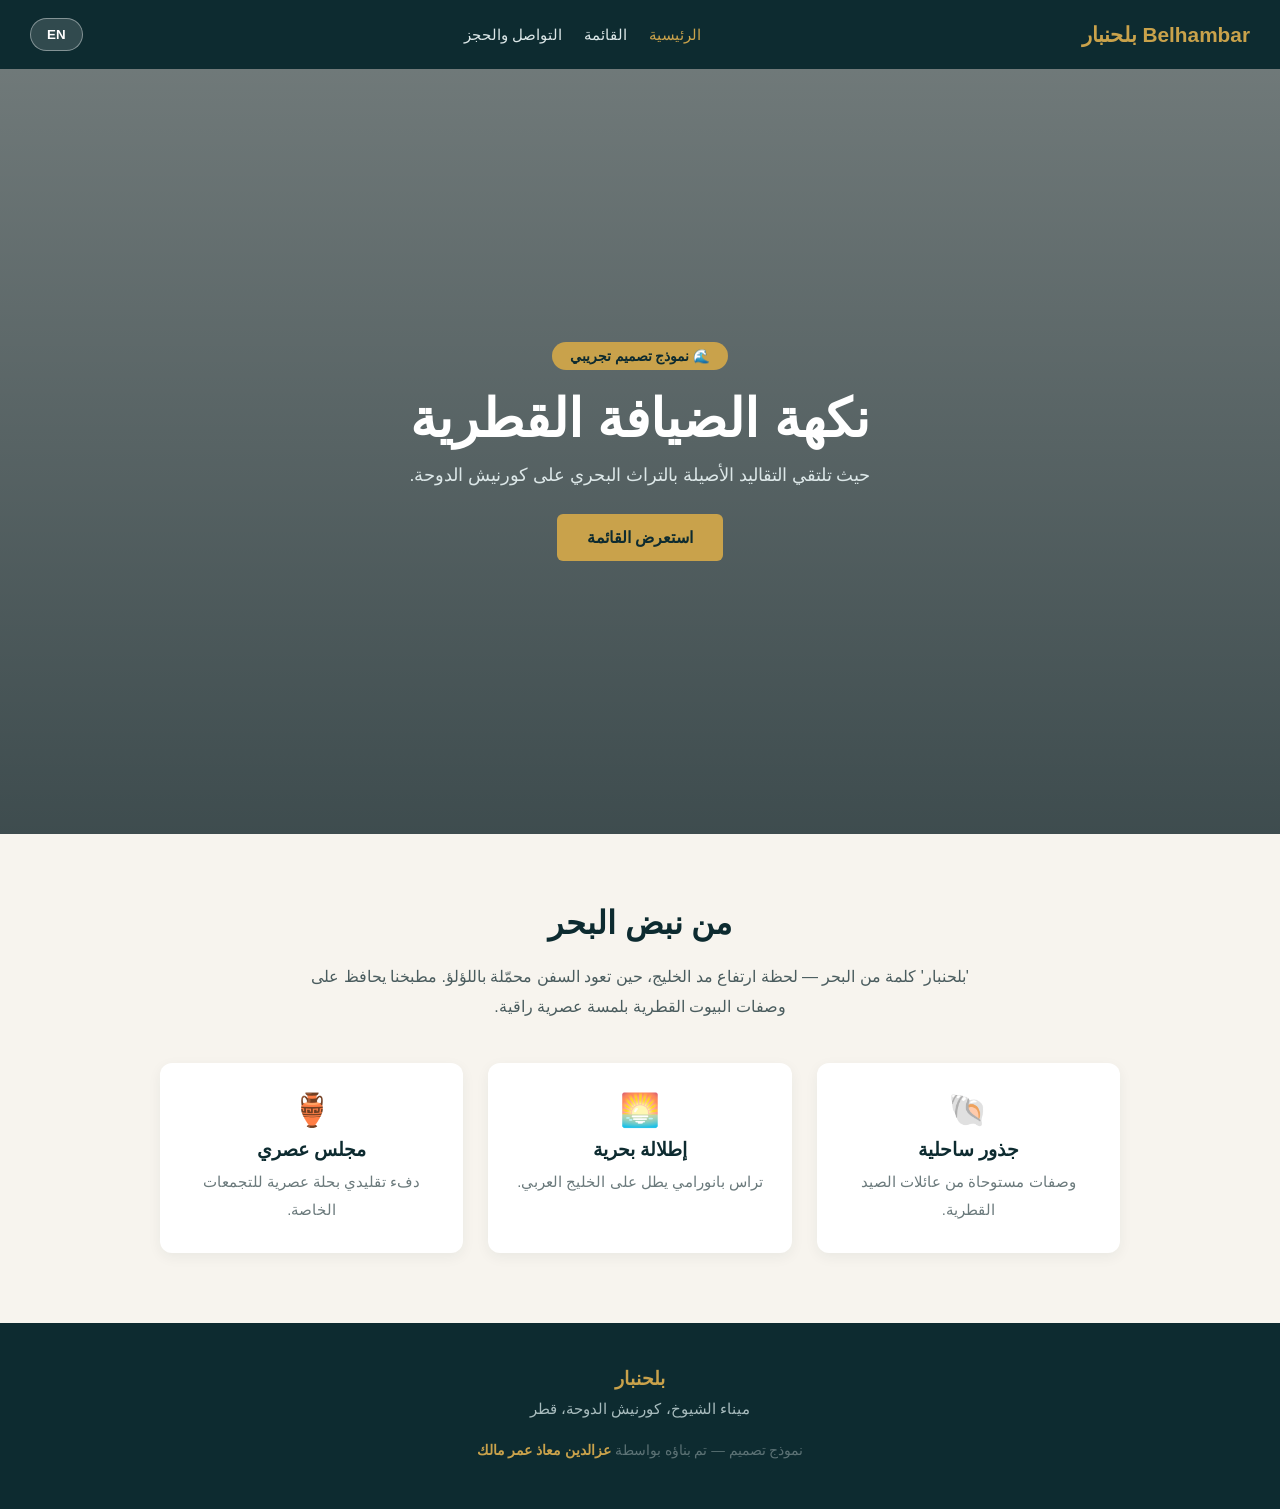
<file: index.html>
<!DOCTYPE html>
<html lang="ar" dir="rtl" id="htmlRoot">
<head>
<meta charset="UTF-8">
<meta name="viewport" content="width=device-width, initial-scale=1.0">
<title>بلحنبار | Belhambar - Doha Corniche</title>
<link rel="stylesheet" href="style.css">
</head>
<body>

<nav>
  <div class="logo">Belhambar بلحنبار</div>
  <ul>
    <li><a href="index.html" class="active" data-ar="الرئيسية" data-en="Home">الرئيسية</a></li>
    <li><a href="menu.html" data-ar="القائمة" data-en="Menu">القائمة</a></li>
    <li><a href="contact.html" data-ar="التواصل والحجز" data-en="Contact & Reservation">التواصل والحجز</a></li>
  </ul>
  <button class="lang-btn" onclick="toggleLang()">EN</button>
</nav>

<header class="hero">
  <span class="badge" data-ar="🌊 نموذج تصميم تجريبي" data-en="🌊 Design Concept">🌊 نموذج تصميم تجريبي</span>
  <h1 data-ar="نكهة الضيافة القطرية" data-en="A Taste of Qatari Hospitality">نكهة الضيافة القطرية</h1>
  <p data-ar="حيث تلتقي التقاليد الأصيلة بالتراث البحري على كورنيش الدوحة." data-en="Where authentic culinary traditions and maritime heritage meet on the Doha Corniche.">حيث تلتقي التقاليد الأصيلة بالتراث البحري على كورنيش الدوحة.</p>
  <a class="cta" href="menu.html" data-ar="استعرض القائمة" data-en="View Our Menu">استعرض القائمة</a>
</header>

<section class="heritage">
  <h2 data-ar="من نبض البحر" data-en="A Name From The Tide">من نبض البحر</h2>
  <p data-ar="'بلحنبار' كلمة من البحر — لحظة ارتفاع مد الخليج، حين تعود السفن محمّلة باللؤلؤ. مطبخنا يحافظ على وصفات البيوت القطرية بلمسة عصرية راقية." data-en="'Belhambar' is a word from the sea — the moment the Gulf swells to its highest. Our kitchen preserves the recipes of Qatari homes with a modern touch.">'بلحنبار' كلمة من البحر — لحظة ارتفاع مد الخليج، حين تعود السفن محمّلة باللؤلؤ. مطبخنا يحافظ على وصفات البيوت القطرية بلمسة عصرية راقية.</p>

  <div class="features">
    <div class="feature">
      <div class="icon">🐚</div>
      <h3 data-ar="جذور ساحلية" data-en="Coastal Roots">جذور ساحلية</h3>
      <p data-ar="وصفات مستوحاة من عائلات الصيد القطرية." data-en="Recipes drawn from Qatari fishing families.">وصفات مستوحاة من عائلات الصيد القطرية.</p>
    </div>
    <div class="feature">
      <div class="icon">🌅</div>
      <h3 data-ar="إطلالة بحرية" data-en="Waterfront Setting">إطلالة بحرية</h3>
      <p data-ar="تراس بانورامي يطل على الخليج العربي." data-en="A panoramic terrace overlooking the Gulf.">تراس بانورامي يطل على الخليج العربي.</p>
    </div>
    <div class="feature">
      <div class="icon">🏺</div>
      <h3 data-ar="مجلس عصري" data-en="Modern Majlis">مجلس عصري</h3>
      <p data-ar="دفء تقليدي بحلة عصرية للتجمعات الخاصة." data-en="Traditional warmth for private gatherings.">دفء تقليدي بحلة عصرية للتجمعات الخاصة.</p>
    </div>
  </div>
</section>

<footer>
  <h3 data-ar="بلحنبار" data-en="Belhambar">بلحنبار</h3>
  <p data-ar="ميناء الشيوخ، كورنيش الدوحة، قطر" data-en="Al Shoyoukh Port, Doha, Qatar">ميناء الشيوخ، كورنيش الدوحة، قطر</p>
  <p class="credit" data-ar="نموذج تصميم — تم بناؤه بواسطة <strong>عزالدين معاذ عمر مالك</strong>" data-en="Design concept — built by <strong>Ezzeldin Moaz Omar Malek</strong>">نموذج تصميم — تم بناؤه بواسطة <strong>عزالدين معاذ عمر مالك</strong></p>
</footer>

<script>
let currentLang='ar';
function toggleLang(){
  currentLang = currentLang==='ar' ? 'en' : 'ar';
  const html=document.getElementById('htmlRoot');
  html.setAttribute('lang',currentLang);
  html.setAttribute('dir', currentLang==='ar'?'rtl':'ltr');
  document.querySelector('.lang-btn').textContent = currentLang==='ar'?'EN':'AR';
  document.querySelectorAll('[data-ar]').forEach(el=>{
    el.innerHTML = el.getAttribute('data-'+currentLang);
  });
}
</script>
</body>
        </html>
</file>
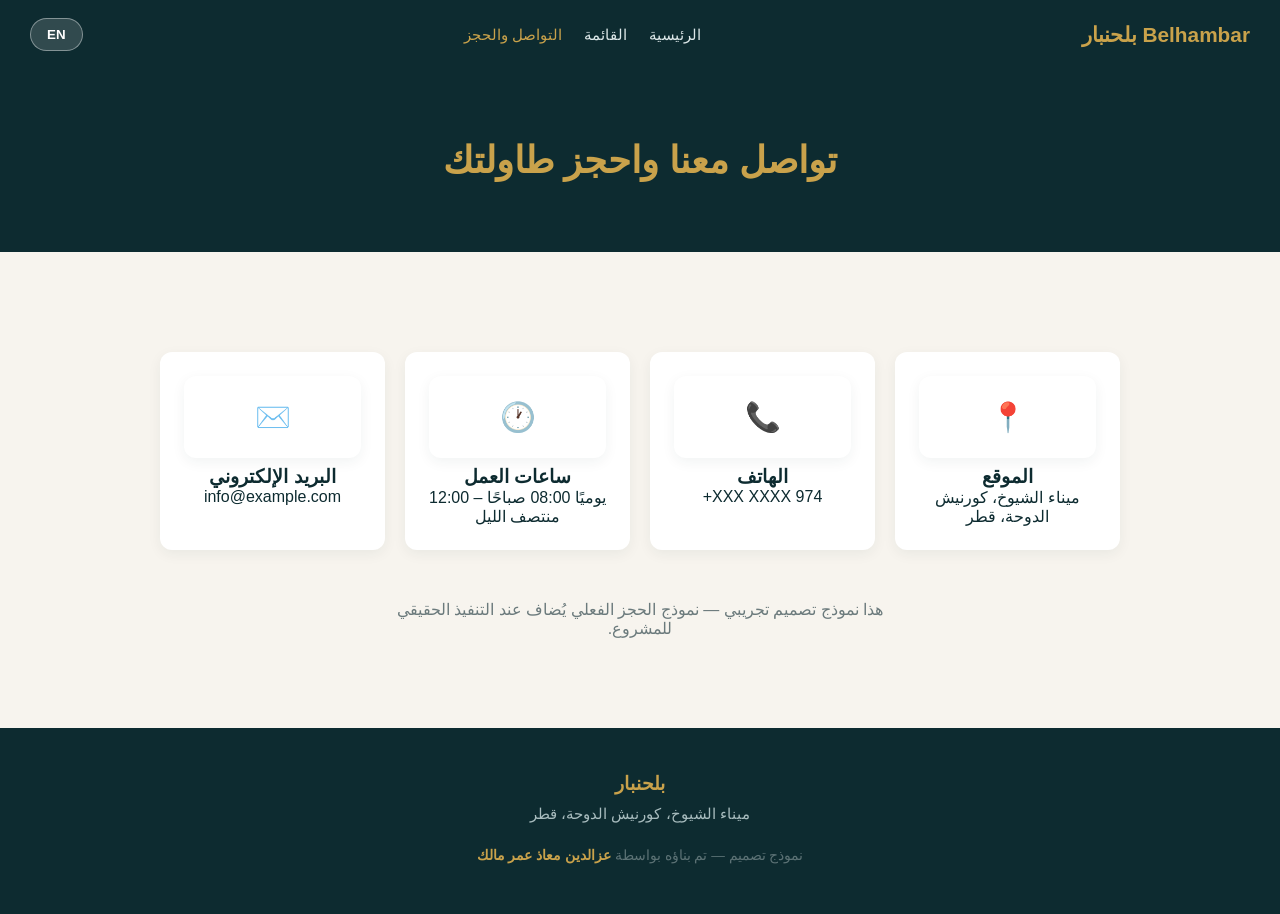
<file: contact.html>
<!DOCTYPE html>
<html lang="ar" dir="rtl" id="htmlRoot">
<head>
<meta charset="UTF-8">
<meta name="viewport" content="width=device-width, initial-scale=1.0">
<title>التواصل والحجز | Contact - Belhambar</title>
<link rel="stylesheet" href="style.css">
</head>
<body>

<nav>
  <div class="logo">Belhambar بلحنبار</div>
  <ul>
    <li><a href="index.html" data-ar="الرئيسية" data-en="Home">الرئيسية</a></li>
    <li><a href="menu.html" data-ar="القائمة" data-en="Menu">القائمة</a></li>
    <li><a href="contact.html" class="active" data-ar="التواصل والحجز" data-en="Contact & Reservation">التواصل والحجز</a></li>
  </ul>
  <button class="lang-btn" onclick="toggleLang()">EN</button>
</nav>

<div class="page-header">
  <h1 data-ar="تواصل معنا واحجز طاولتك" data-en="Contact Us & Reserve">تواصل معنا واحجز طاولتك</h1>
</div>

<section>
  <div class="contact-info">
    <div>
      <div class="icon">📍</div>
      <h3 data-ar="الموقع" data-en="Location">الموقع</h3>
      <p data-ar="ميناء الشيوخ، كورنيش الدوحة، قطر" data-en="Al Shoyoukh Port, Corniche Road, Doha">ميناء الشيوخ، كورنيش الدوحة، قطر</p>
    </div>
    <div>
      <div class="icon">📞</div>
      <h3 data-ar="الهاتف" data-en="Phone">الهاتف</h3>
      <p data-ar="XXX XXXX 974+" data-en="+974 XXXX XXX">XXX XXXX 974+</p>
    </div>
    <div>
      <div class="icon">🕐</div>
      <h3 data-ar="ساعات العمل" data-en="Hours">ساعات العمل</h3>
      <p data-ar="يوميًا 08:00 صباحًا – 12:00 منتصف الليل" data-en="Daily · 08:00 AM – 12:00 AM">يوميًا 08:00 صباحًا – 12:00 منتصف الليل</p>
    </div>
    <div>
      <div class="icon">✉️</div>
      <h3 data-ar="البريد الإلكتروني" data-en="Email">البريد الإلكتروني</h3>
      <p data-ar="info@example.com" data-en="info@example.com">info@example.com</p>
    </div>
  </div>

  <div style="text-align:center; margin-top:50px;">
    <p style="color:#6b7a7c; max-width:500px; margin:0 auto 20px;" data-ar="هذا نموذج تصميم تجريبي — نموذج الحجز الفعلي يُضاف عند التنفيذ الحقيقي للمشروع." data-en="This is a design demo — a real booking form would be added in actual project deployment.">هذا نموذج تصميم تجريبي — نموذج الحجز الفعلي يُضاف عند التنفيذ الحقيقي للمشروع.</p>
  </div>
</section>

<footer>
  <h3 data-ar="بلحنبار" data-en="Belhambar">بلحنبار</h3>
  <p data-ar="ميناء الشيوخ، كورنيش الدوحة، قطر" data-en="Al Shoyoukh Port, Doha, Qatar">ميناء الشيوخ، كورنيش الدوحة، قطر</p>
  <p class="credit" data-ar="نموذج تصميم — تم بناؤه بواسطة <strong>عزالدين معاذ عمر مالك</strong>" data-en="Design concept — built by <strong>Ezzeldin Moaz Omar Malek</strong>">نموذج تصميم — تم بناؤه بواسطة <strong>عزالدين معاذ عمر مالك</strong></p>
</footer>

<script>
let currentLang='ar';
function toggleLang(){
  currentLang = currentLang==='ar' ? 'en' : 'ar';
  const html=document.getElementById('htmlRoot');
  html.setAttribute('lang',currentLang);
  html.setAttribute('dir', currentLang==='ar'?'rtl':'ltr');
  document.querySelector('.lang-btn').textContent = currentLang==='ar'?'EN':'AR';
  document.querySelectorAll('[data-ar]').forEach(el=>{
    el.innerHTML = el.getAttribute('data-'+currentLang);
  });
}
</script>
</body>
  </html>
</file>
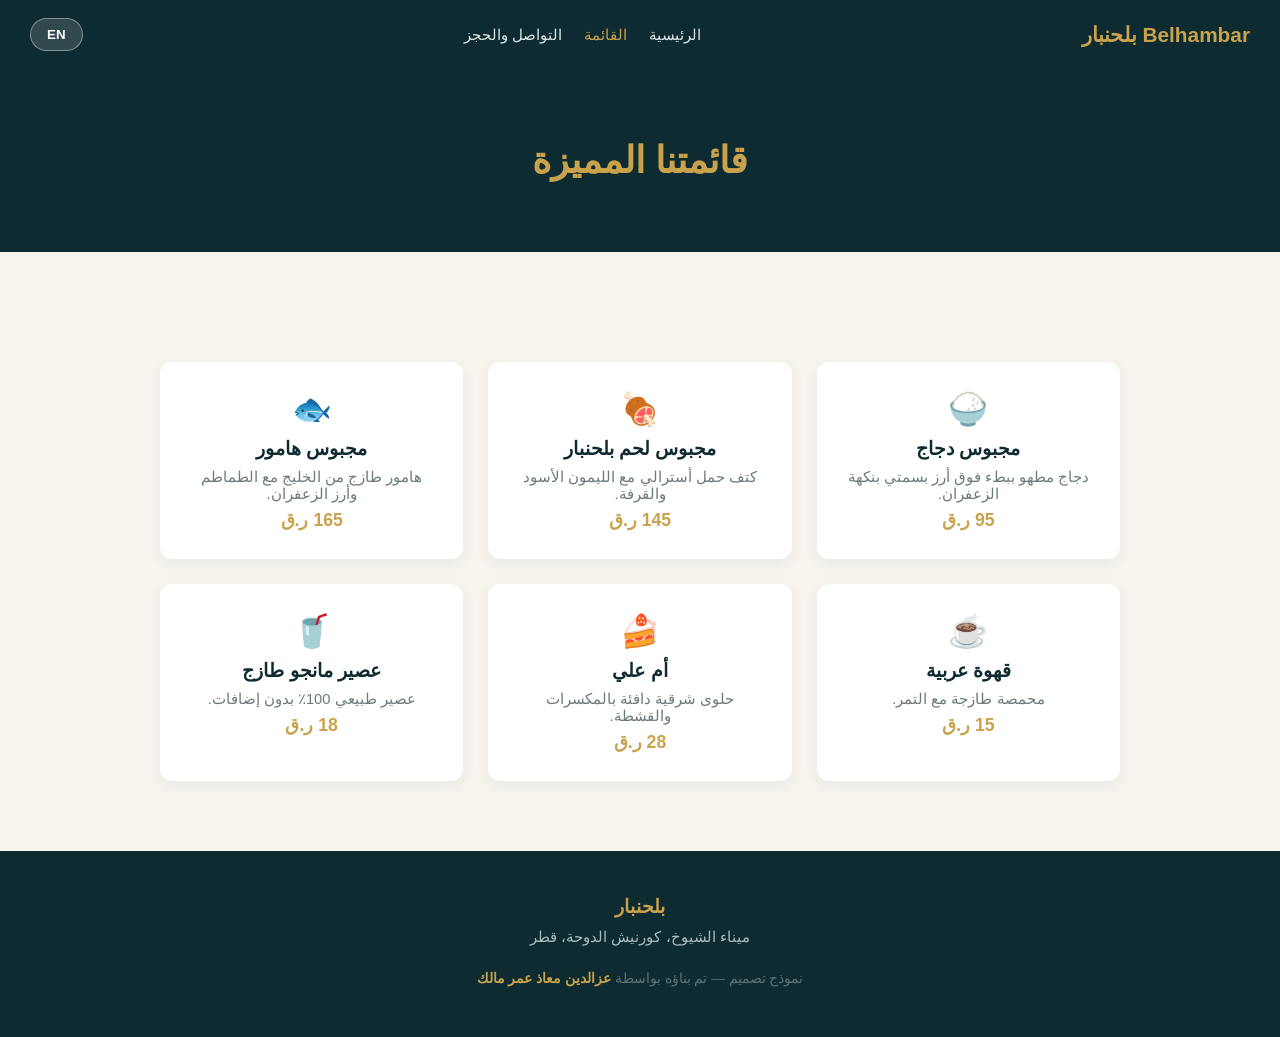
<file: menu.html>
<!DOCTYPE html>
<html lang="ar" dir="rtl" id="htmlRoot">
<head>
<meta charset="UTF-8">
<meta name="viewport" content="width=device-width, initial-scale=1.0">
<title>القائمة | Menu - Belhambar</title>
<link rel="stylesheet" href="style.css">
</head>
<body>

<nav>
  <div class="logo">Belhambar بلحنبار</div>
  <ul>
    <li><a href="index.html" data-ar="الرئيسية" data-en="Home">الرئيسية</a></li>
    <li><a href="menu.html" class="active" data-ar="القائمة" data-en="Menu">القائمة</a></li>
    <li><a href="contact.html" data-ar="التواصل والحجز" data-en="Contact & Reservation">التواصل والحجز</a></li>
  </ul>
  <button class="lang-btn" onclick="toggleLang()">EN</button>
</nav>

<div class="page-header">
  <h1 data-ar="قائمتنا المميزة" data-en="Our Signature Menu">قائمتنا المميزة</h1>
</div>

<section>
  <div class="dishes">
    <div class="dish">
      <div class="icon">🍚</div>
      <h3 data-ar="مجبوس دجاج" data-en="Chicken Majboos">مجبوس دجاج</h3>
      <p data-ar="دجاج مطهو ببطء فوق أرز بسمتي بنكهة الزعفران." data-en="Slow-cooked chicken over saffron basmati rice.">دجاج مطهو ببطء فوق أرز بسمتي بنكهة الزعفران.</p>
      <div class="price">95 ر.ق</div>
    </div>
    <div class="dish">
      <div class="icon">🍖</div>
      <h3 data-ar="مجبوس لحم بلحنبار" data-en="Belhambar Lamb Majboos">مجبوس لحم بلحنبار</h3>
      <p data-ar="كتف حمل أسترالي مع الليمون الأسود والقرفة." data-en="Australian lamb shoulder, dried lime, cinnamon.">كتف حمل أسترالي مع الليمون الأسود والقرفة.</p>
      <div class="price">145 ر.ق</div>
    </div>
    <div class="dish">
      <div class="icon">🐟</div>
      <h3 data-ar="مجبوس هامور" data-en="Hammour Machboos">مجبوس هامور</h3>
      <p data-ar="هامور طازج من الخليج مع الطماطم وأرز الزعفران." data-en="Fresh Gulf hammour, tomato, saffron rice.">هامور طازج من الخليج مع الطماطم وأرز الزعفران.</p>
      <div class="price">165 ر.ق</div>
    </div>
    <div class="dish">
      <div class="icon">☕</div>
      <h3 data-ar="قهوة عربية" data-en="Arabic Coffee">قهوة عربية</h3>
      <p data-ar="محمصة طازجة مع التمر." data-en="Freshly roasted, served with dates.">محمصة طازجة مع التمر.</p>
      <div class="price">15 ر.ق</div>
    </div>
    <div class="dish">
      <div class="icon">🍰</div>
      <h3 data-ar="أم علي" data-en="Om Ali">أم علي</h3>
      <p data-ar="حلوى شرقية دافئة بالمكسرات والقشطة." data-en="Warm oriental dessert with nuts and cream.">حلوى شرقية دافئة بالمكسرات والقشطة.</p>
      <div class="price">28 ر.ق</div>
    </div>
    <div class="dish">
      <div class="icon">🥤</div>
      <h3 data-ar="عصير مانجو طازج" data-en="Fresh Mango Juice">عصير مانجو طازج</h3>
      <p data-ar="عصير طبيعي 100٪ بدون إضافات." data-en="100% natural, no additives.">عصير طبيعي 100٪ بدون إضافات.</p>
      <div class="price">18 ر.ق</div>
    </div>
  </div>
</section>

<footer>
  <h3 data-ar="بلحنبار" data-en="Belhambar">بلحنبار</h3>
  <p data-ar="ميناء الشيوخ، كورنيش الدوحة، قطر" data-en="Al Shoyoukh Port, Doha, Qatar">ميناء الشيوخ، كورنيش الدوحة، قطر</p>
  <p class="credit" data-ar="نموذج تصميم — تم بناؤه بواسطة <strong>عزالدين معاذ عمر مالك</strong>" data-en="Design concept — built by <strong>Ezzeldin Moaz Omar Malek</strong>">نموذج تصميم — تم بناؤه بواسطة <strong>عزالدين معاذ عمر مالك</strong></p>
</footer>

<script>
let currentLang='ar';
function toggleLang(){
  currentLang = currentLang==='ar' ? 'en' : 'ar';
  const html=document.getElementById('htmlRoot');
  html.setAttribute('lang',currentLang);
  html.setAttribute('dir', currentLang==='ar'?'rtl':'ltr');
  document.querySelector('.lang-btn').textContent = currentLang==='ar'?'EN':'AR';
  document.querySelectorAll('[data-ar]').forEach(el=>{
    el.innerHTML = el.getAttribute('data-'+currentLang);
  });
}
</script>
</body>
</html>
</file>
<file: style.css>
* { margin:0; padding:0; box-sizing:border-box; }
html { scroll-behavior: smooth; }
body { font-family:'Segoe UI',Tahoma,sans-serif; background:#f7f4ee; color:#0d2b30; }

/* Navbar */
nav {
  display:flex; align-items:center; justify-content:space-between;
  padding:18px 30px; background:#0d2b30; color:#fff; position:sticky; top:0; z-index:100;
  flex-wrap:wrap;
}
nav .logo { font-weight:800; font-size:1.3em; color:#c9a24b; }
nav ul { list-style:none; display:flex; gap:22px; flex-wrap:wrap; }
nav ul a { color:#dce7e8; text-decoration:none; font-size:0.95em; }
nav ul a:hover, nav ul a.active { color:#c9a24b; }
.lang-btn {
  background:rgba(255,255,255,0.15); color:#fff; border:1px solid rgba(255,255,255,0.4);
  padding:8px 16px; border-radius:24px; cursor:pointer; font-weight:bold;
}

/* Hero (index only) */
header.hero {
  min-height:85vh; display:flex; flex-direction:column; align-items:center; justify-content:center;
  text-align:center; padding:20px; color:#fff;
  background:linear-gradient(rgba(0,20,25,0.55),rgba(0,20,25,0.75)),
    url('https://images.unsplash.com/photo-1552566626-52f8b828add9?w=1200') center/cover;
}
.badge { display:inline-block; padding:6px 18px; border-radius:20px; background:#c9a24b;
  color:#0d2b30; font-size:0.85em; font-weight:bold; margin-bottom:18px; }
header.hero h1 { font-size:clamp(2em,6vw,3.3em); margin-bottom:16px; font-weight:800; }
header.hero p { font-size:1.1em; color:#dce7e8; max-width:560px; }
.cta { margin-top:28px; display:inline-block; background:#c9a24b; color:#0d2b30;
  padding:14px 30px; border-radius:6px; text-decoration:none; font-weight:bold; }

/* Page header (inner pages) */
.page-header {
  background:#0d2b30; color:#fff; text-align:center; padding:70px 20px;
}
.page-header h1 { font-size:2.3em; color:#c9a24b; }

section { padding:70px 20px; max-width:1000px; margin:0 auto; }
.heritage { text-align:center; }
.heritage h2 { font-size:2em; margin-bottom:20px; }
.heritage p { color:#4a5c5e; line-height:1.9; max-width:700px; margin:0 auto; }

.features, .dishes { display:grid; grid-template-columns:repeat(auto-fit,minmax(250px,1fr)); gap:25px; margin-top:40px; }
.feature, .dish {
  background:#fff; padding:28px; border-radius:12px; text-align:center;
  box-shadow:0 4px 14px rgba(13,43,48,0.06); transition:0.3s;
}
.feature:hover, .dish:hover { transform:translateY(-6px); box-shadow:0 14px 30px rgba(13,43,48,0.1); }
.feature .icon, .dish .icon { font-size:2em; margin-bottom:10px; }
.feature h3, .dish h3 { margin-bottom:8px; color:#0d2b30; }
.feature p, .dish p { color:#6b7a7c; font-size:0.92em; }
.price { color:#c9a24b; font-weight:bold; font-size:1.1em; margin-top:8px; }

.menu-title, .section-title { text-align:center; }
.menu-title h2, .section-title h2 { font-size:2em; margin-bottom:10px; }

/* Contact / form */
.contact-info { display:grid; grid-template-columns:repeat(auto-fit,minmax(220px,1fr)); gap:20px; margin-top:30px; text-align:center; }
.contact-info div { background:#fff; padding:24px; border-radius:12px; box-shadow:0 4px 14px rgba(13,43,48,0.06); }
.contact-info .icon { font-size:1.8em; margin-bottom:8px; }

footer { background:#0d2b30; color:#a8bcbe; text-align:center; padding:45px 20px; }
footer h3 { color:#c9a24b; margin-bottom:10px; }
footer p { margin:6px 0; font-size:0.92em; }
footer .credit { margin-top:25px; color:#5c7275; font-size:0.85em; }
footer .credit strong { color:#c9a24b; }
</file>
